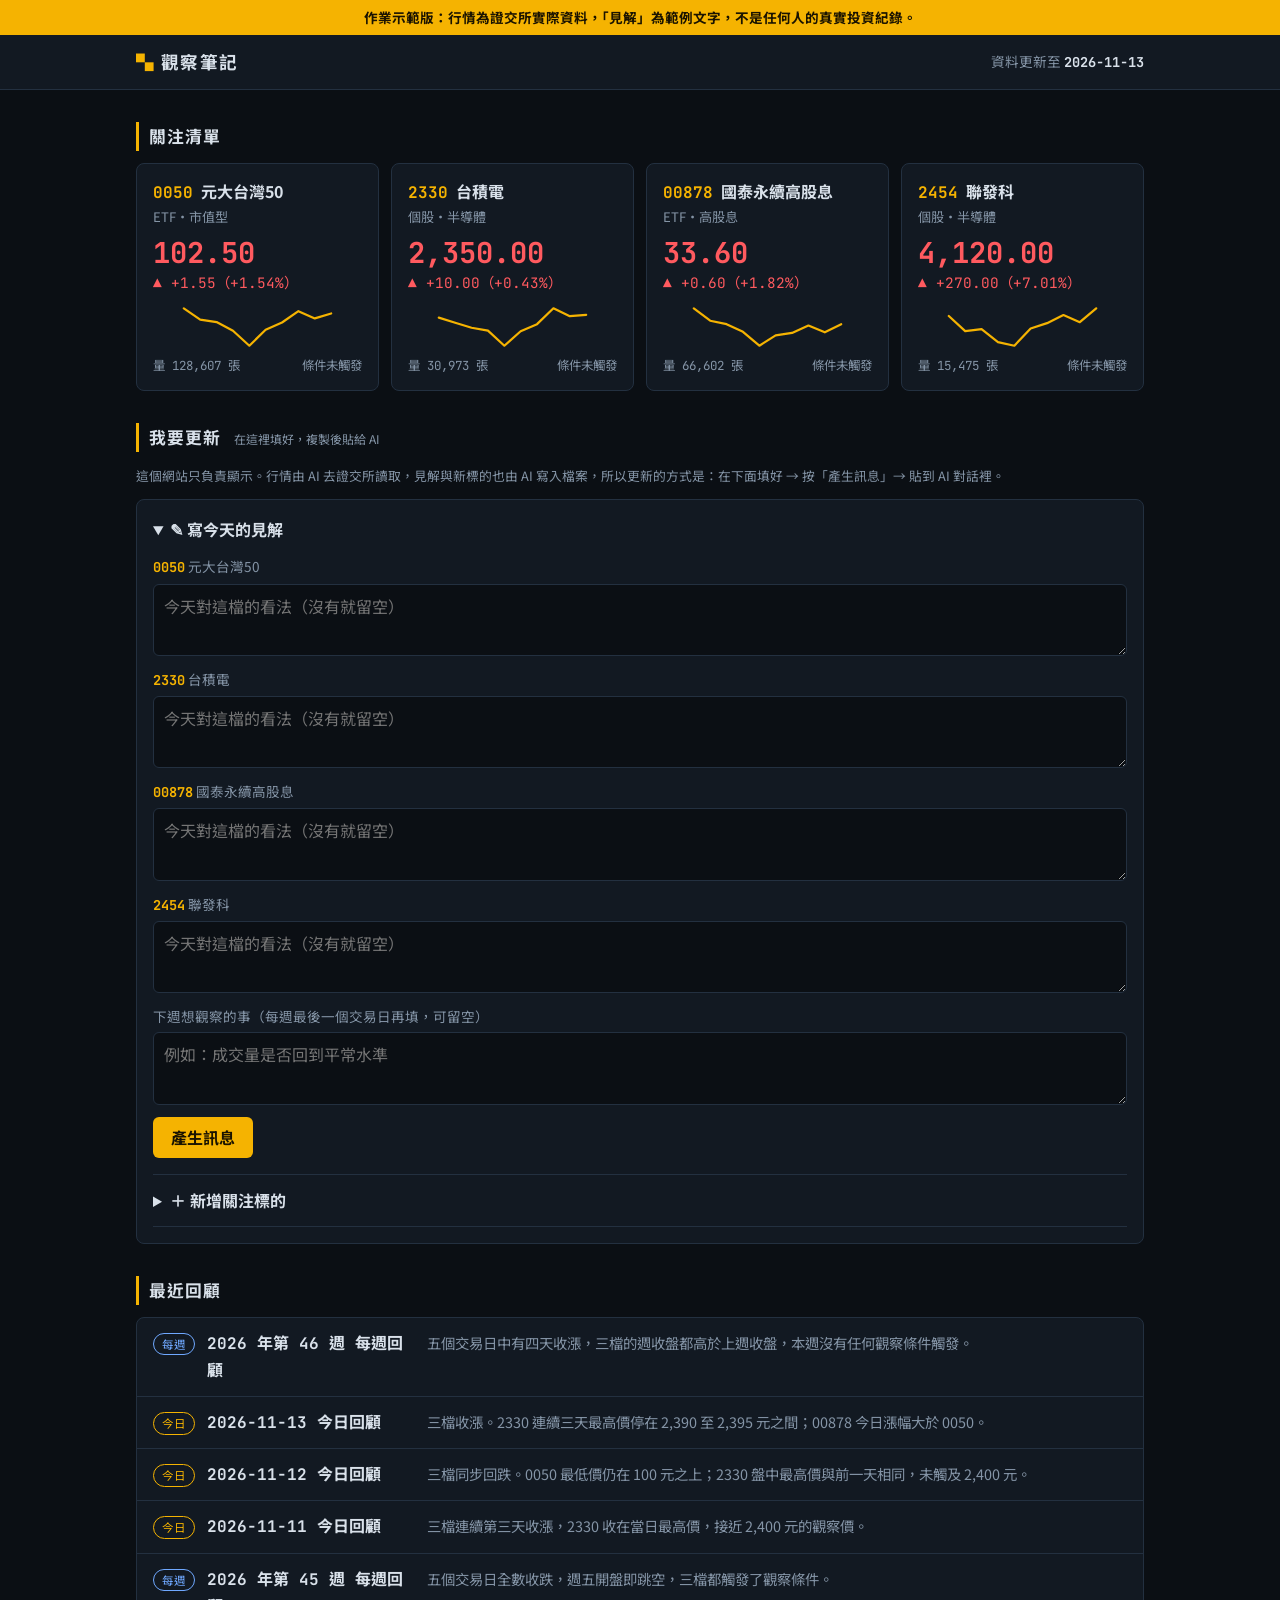
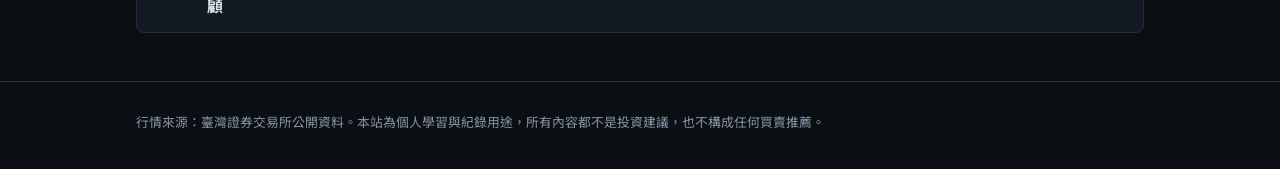
<file: index.html>
<!DOCTYPE html>
<html lang="zh-Hant">
<head>
  <meta charset="UTF-8">
  <meta name="viewport" content="width=device-width, initial-scale=1">
  <title>觀察筆記｜ETF 與個股的每日回顧</title>
  <meta name="description" content="每天記錄關注標的的行情與自己的見解，整理成今日回顧與每週回顧。非投資建議。">
  <link rel="preconnect" href="https://fonts.googleapis.com">
  <link href="https://fonts.googleapis.com/css2?family=JetBrains+Mono:wght@400;700&family=Noto+Sans+TC:wght@400;700&display=swap" rel="stylesheet">
  <link rel="stylesheet" href="assets/style.css">
</head>
<body data-page="home">
  <main>
    <noscript><p class="error">這個網站需要 JavaScript 才能顯示行情與回顧。</p></noscript>
  </main>
  <script src="assets/app.js"></script>
  <script src="data/manifest.js"></script>
</body>
</html>
</file>
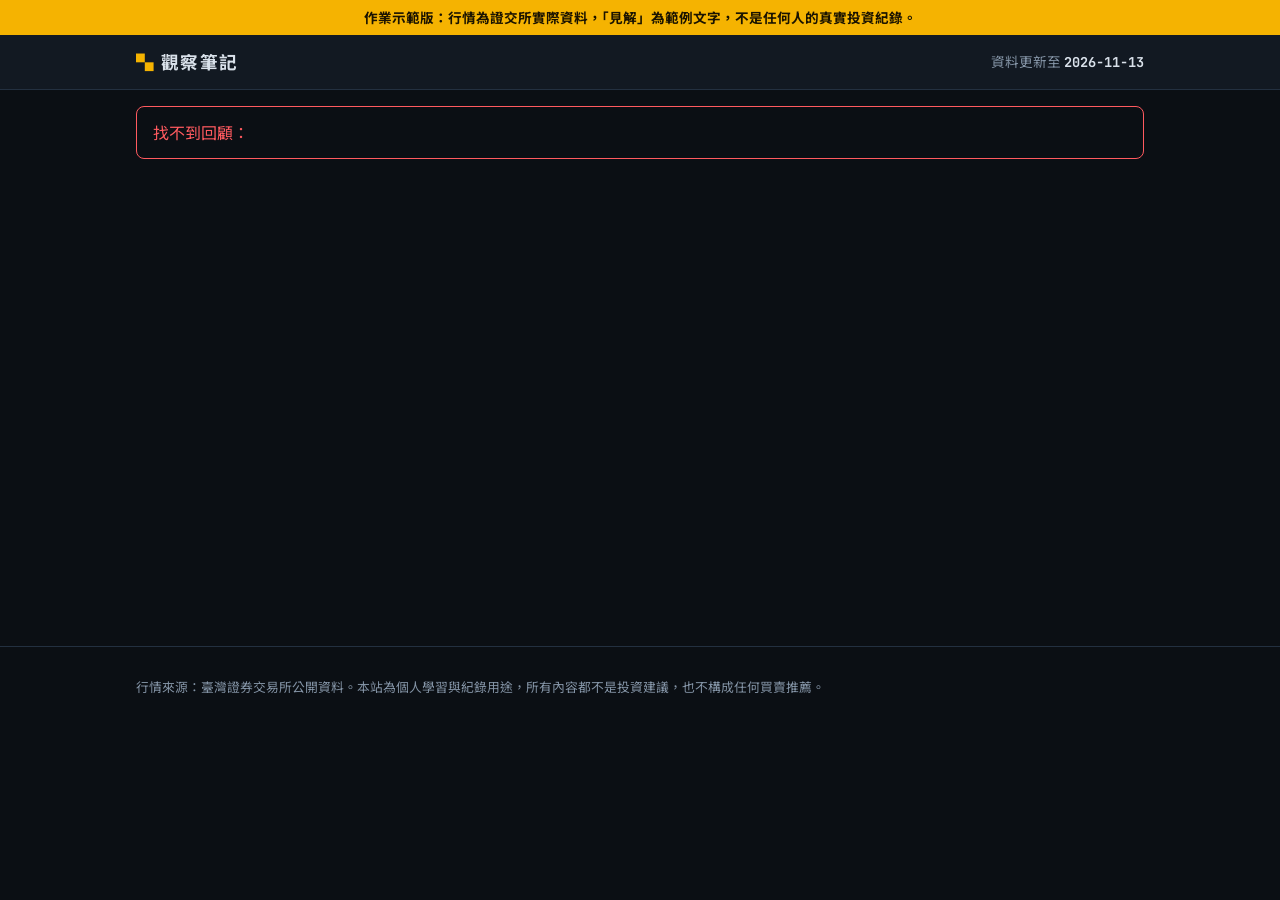
<file: review.html>
<!DOCTYPE html>
<html lang="zh-Hant">
<head>
  <meta charset="UTF-8">
  <meta name="viewport" content="width=device-width, initial-scale=1">
  <title>回顧｜觀察筆記</title>
  <link rel="preconnect" href="https://fonts.googleapis.com">
  <link href="https://fonts.googleapis.com/css2?family=JetBrains+Mono:wght@400;700&family=Noto+Sans+TC:wght@400;700&display=swap" rel="stylesheet">
  <link rel="stylesheet" href="assets/style.css">
</head>
<!-- 所有回顧共用這一頁，用網址參數決定顯示哪一篇：review.html?id=2026-11-13 或 review.html?id=2026-w46 -->
<body data-page="review">
  <main>
    <noscript><p class="error">這個網站需要 JavaScript 才能顯示行情與回顧。</p></noscript>
  </main>
  <script src="assets/app.js"></script>
  <script src="data/manifest.js"></script>
</body>
</html>
</file>
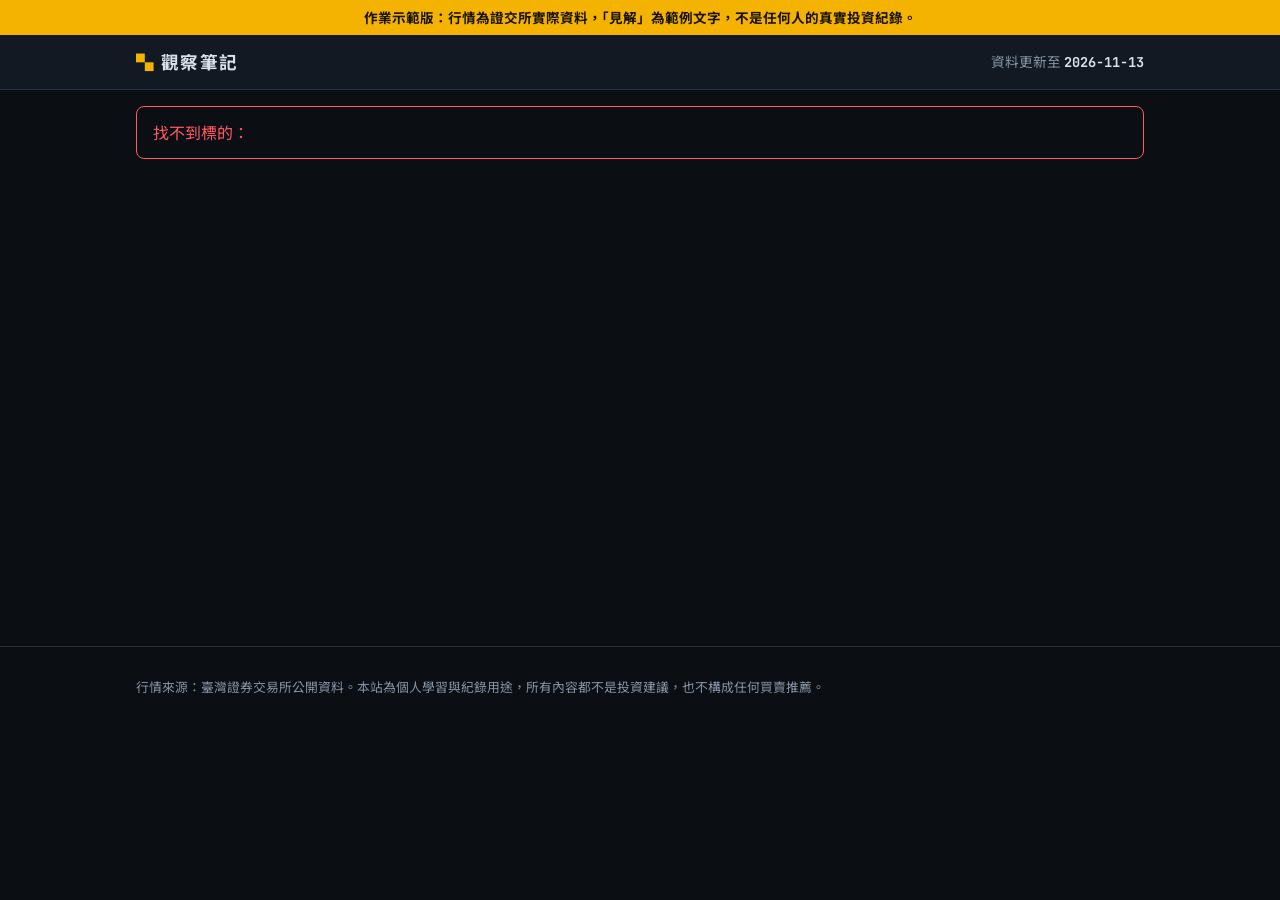
<file: stock.html>
<!DOCTYPE html>
<html lang="zh-Hant">
<head>
  <meta charset="UTF-8">
  <meta name="viewport" content="width=device-width, initial-scale=1">
  <title>標的｜觀察筆記</title>
  <link rel="preconnect" href="https://fonts.googleapis.com">
  <link href="https://fonts.googleapis.com/css2?family=JetBrains+Mono:wght@400;700&family=Noto+Sans+TC:wght@400;700&display=swap" rel="stylesheet">
  <link rel="stylesheet" href="assets/style.css">
</head>
<!-- 所有標的共用這一頁，用網址參數決定顯示哪一檔：stock.html?code=0050 -->
<body data-page="stock">
  <main>
    <noscript><p class="error">這個網站需要 JavaScript 才能顯示行情與回顧。</p></noscript>
  </main>
  <script src="assets/app.js"></script>
  <script src="data/manifest.js"></script>
</body>
</html>
</file>
<file: assets/style.css>
/* 全站唯一樣式表：深色看盤風。色票與字體請勿更改（見 CLAUDE.md 第三節）。 */
:root {
  --bg: #0B0F14;        /* 頁面底色 */
  --panel: #121922;     /* 面板、卡片 */
  --panel-2: #18212C;   /* 表頭、滑過 */
  --line: #233040;      /* 框線、格線 */
  --text: #D9E1EA;
  --muted: #8494A6;
  --accent: #F5B301;    /* 琥珀：品牌、重點、連結 */
  --up: #FF5A5F;        /* 漲：紅（台股慣例） */
  --down: #2FCB7A;      /* 跌：綠 */
  --flat: #B8C2CE;
  --mono: "JetBrains Mono", "Noto Sans TC", monospace;
  --sans: "Noto Sans TC", sans-serif;
  --radius: 8px;
}

* { box-sizing: border-box; }
html { background: var(--bg); color-scheme: dark; }
body {
  margin: 0;
  background: var(--bg);
  color: var(--text);
  font-family: var(--sans);
  font-size: 16px;
  line-height: 1.7;
}
a { color: var(--accent); }
.wrap, main { max-width: 1040px; margin: 0 auto; padding: 0 16px; }
main { padding-bottom: 48px; min-height: 60vh; }

.up { color: var(--up); }
.down { color: var(--down); }
.flat { color: var(--flat); }
.muted { color: var(--muted); }
.small { font-size: 0.8rem; }
.error { padding: 12px 16px; border: 1px solid var(--up); border-radius: var(--radius); color: var(--up); }

/* 橫幅、頁首、頁尾 */
.banner {
  padding: 6px 16px;
  background: var(--accent);
  color: #1A1300;
  font-size: 0.85rem;
  font-weight: 700;
  text-align: center;
}
.top { border-bottom: 1px solid var(--line); background: var(--panel); }
.top .wrap { display: flex; align-items: center; justify-content: space-between; gap: 12px; padding-top: 12px; padding-bottom: 12px; }
.brand { color: var(--text); text-decoration: none; font-weight: 700; font-size: 1.1rem; letter-spacing: 0.08em; }
.brand .mark { color: var(--accent); }
.fresh { color: var(--muted); font-size: 0.85rem; }
.fresh b { color: var(--text); font-family: var(--mono); }
.foot { border-top: 1px solid var(--line); color: var(--muted); font-size: 0.8rem; }
.foot .wrap { padding-top: 16px; padding-bottom: 24px; }

/* 區塊標題 */
section { margin-top: 32px; }
h1 { margin: 6px 0; font-size: clamp(1.5rem, 5vw, 2rem); line-height: 1.3; text-wrap: balance; }
h2 {
  margin: 0 0 12px;
  padding-left: 10px;
  border-left: 3px solid var(--accent);
  font-size: 1.05rem;
  letter-spacing: 0.06em;
}
h2 small { margin-left: 8px; color: var(--muted); font-size: 0.75rem; font-weight: 400; letter-spacing: 0; }

/* 面板與表格 */
.panel { background: var(--panel); border: 1px solid var(--line); border-radius: var(--radius); }
.panel.scroll { overflow-x: auto; }
table { width: 100%; border-collapse: collapse; font-size: 0.9rem; }
th, td { padding: 9px 12px; border-bottom: 1px solid var(--line); text-align: left; white-space: nowrap; }
th { background: var(--panel-2); color: var(--muted); font-size: 0.78rem; font-weight: 400; }
tr:last-child td { border-bottom: 0; }
table.numeric td, table.numeric th { text-align: right; font-family: var(--mono); font-variant-numeric: tabular-nums; }
table.numeric td:first-child, table.numeric th:first-child { text-align: left; font-family: var(--sans); }

.code { font-family: var(--mono); font-weight: 700; color: var(--accent); text-decoration: none; }
.code.big { font-size: 1rem; }
.kind { color: var(--muted); font-size: 0.82rem; }

/* 標籤 */
.chip {
  display: inline-block;
  padding: 1px 8px;
  border: 1px solid var(--line);
  border-radius: 999px;
  font-size: 0.72rem;
  line-height: 1.6;
  white-space: nowrap;
}
.chip.daily { border-color: var(--accent); color: var(--accent); }
.chip.weekly { border-color: #6FA8FF; color: #6FA8FF; }
.chip.hit { border-color: var(--accent); background: var(--accent); color: #1A1300; font-weight: 700; }
.chip.miss, .chip.na, .chip.v-na { color: var(--muted); }
.chip.v-ok { border-color: #6FA8FF; color: #6FA8FF; }
.chip.v-no { border-color: var(--accent); color: var(--accent); }

/* 首頁：關注清單卡片 */
.cards { display: grid; grid-template-columns: repeat(auto-fill, minmax(230px, 1fr)); gap: 12px; }
.card {
  display: block;
  padding: 14px 16px;
  background: var(--panel);
  border: 1px solid var(--line);
  border-radius: var(--radius);
  color: var(--text);
  text-decoration: none;
  transition: border-color 0.15s, transform 0.15s;
}
.card:hover, .card:focus-visible { border-color: var(--accent); transform: translateY(-2px); outline: none; }
.card-top { display: flex; align-items: baseline; gap: 8px; }
.card-top .name { font-weight: 700; }
.px { margin-top: 8px; font-family: var(--mono); font-size: 1.8rem; font-weight: 700; line-height: 1.2; font-variant-numeric: tabular-nums; }
.chg { font-family: var(--mono); font-size: 0.9rem; font-variant-numeric: tabular-nums; }
.spark { display: block; width: 100%; height: 44px; margin: 10px 0 6px; }
.spark polyline { fill: none; stroke: var(--accent); stroke-width: 2; stroke-linejoin: round; stroke-linecap: round; }
.card-foot { display: flex; justify-content: space-between; align-items: center; gap: 8px; font-size: 0.78rem; color: var(--muted); font-family: var(--mono); }

/* 首頁：回顧列表 */
.rv-list { margin: 0; padding: 0; list-style: none; border: 1px solid var(--line); border-radius: var(--radius); background: var(--panel); }
.rv-list li + li { border-top: 1px solid var(--line); }
.rv-list a { display: grid; grid-template-columns: auto 13em 1fr; gap: 12px; align-items: baseline; padding: 12px 16px; color: var(--text); text-decoration: none; }
.rv-list a:hover { background: var(--panel-2); }
.rv-title { font-family: var(--mono); font-weight: 700; }
.rv-sum { color: var(--muted); font-size: 0.9rem; }

/* 標的頁、回顧頁的頁首 */
.hero { display: flex; justify-content: space-between; align-items: flex-end; gap: 24px; flex-wrap: wrap; }
.hero .why, .hero .lead { margin: 10px 0 0; max-width: 40em; }
.hero .lead { font-size: 1.05rem; }
.quote { text-align: right; }
.quote .px { font-size: 2.4rem; }

.stats { display: grid; grid-template-columns: repeat(auto-fit, minmax(150px, 1fr)); gap: 12px; }
.stats div { padding: 12px 14px; background: var(--panel); border: 1px solid var(--line); border-radius: var(--radius); }
.stats span { display: block; color: var(--muted); font-size: 0.78rem; }
.stats b { font-family: var(--mono); font-size: 1.2rem; font-variant-numeric: tabular-nums; }
.stats i { margin-left: 6px; color: var(--muted); font-style: normal; font-size: 0.78rem; font-family: var(--mono); }

/* 圖表 */
#chart { padding: 12px; }
#chart svg { display: block; width: 100%; height: auto; }
.chart-bar { display: flex; justify-content: space-between; align-items: center; gap: 12px; flex-wrap: wrap; margin-bottom: 8px; }
.readout { font-family: var(--mono); font-size: 0.8rem; color: var(--muted); font-variant-numeric: tabular-nums; }
.readout b { color: var(--text); }
.seg { display: inline-flex; border: 1px solid var(--line); border-radius: 6px; overflow: hidden; }
.seg button { padding: 4px 14px; border: 0; background: transparent; color: var(--muted); font: inherit; font-size: 0.85rem; cursor: pointer; }
.seg button.on { background: var(--accent); color: #1A1300; font-weight: 700; }
.seg button:focus-visible { outline: 2px solid var(--accent); outline-offset: -2px; }
svg .grid { stroke: var(--line); stroke-width: 1; }
svg .axis { fill: var(--muted); font-family: var(--mono); font-size: 11px; }
svg .line { fill: none; stroke: var(--accent); stroke-width: 2; stroke-linejoin: round; }
svg .dot { stroke: var(--bg); stroke-width: 1.5; }
svg .dot.up, svg .body.up, svg .vol.up { fill: var(--up); }
svg .dot.down, svg .body.down, svg .vol.down { fill: var(--down); }
svg .dot.flat, svg .vol.flat { fill: var(--flat); }
svg .wick.up { stroke: var(--up); }
svg .wick.down { stroke: var(--down); }
svg .wick { stroke-width: 1.5; }
svg .vol { opacity: 0.75; }
svg .hit { fill: transparent; cursor: crosshair; }
svg .hit:hover { fill: rgba(245, 179, 1, 0.08); }

/* 見解、對照、待追蹤 */
.notes, .timeline, .todos, .plain { margin: 0; padding: 0; list-style: none; }
.notes li, .timeline li, .cmp {
  padding: 12px 16px;
  background: var(--panel);
  border: 1px solid var(--line);
  border-left: 3px solid var(--accent);
  border-radius: var(--radius);
}
.notes li + li, .timeline li + li, .cmp + .cmp { margin-top: 10px; }
.notes p, .timeline p, .cmp p { margin: 4px 0 0; }
.timeline a { color: var(--text); text-decoration: none; font-family: var(--mono); font-size: 0.85rem; }
.timeline a:hover { color: var(--accent); }
.who { font-size: 0.9rem; }
.cmp-grid { display: grid; grid-template-columns: 1fr 1fr; gap: 16px; margin-top: 8px; }
.cmp-grid span { color: var(--muted); font-size: 0.78rem; }
.todos li { display: flex; gap: 10px; padding: 10px 0; border-bottom: 1px solid var(--line); }
.todos .box { flex: none; width: 20px; height: 20px; margin-top: 3px; border: 1.5px solid var(--muted); border-radius: 4px; color: var(--down); font-size: 0.8rem; line-height: 18px; text-align: center; }
.todos small { display: block; color: var(--muted); font-size: 0.78rem; }
.todos li.done > div { color: var(--muted); }
.todos li.done .box { border-color: var(--down); }
.plain li { padding: 6px 0 6px 18px; position: relative; }
.plain li::before { content: "›"; position: absolute; left: 4px; color: var(--accent); }

/* 首頁：更新入口 */
.composer { padding: 4px 16px 16px; background: var(--panel); border: 1px solid var(--line); border-radius: var(--radius); }
.composer details { border-bottom: 1px solid var(--line); }
.composer summary { padding: 12px 0; font-weight: 700; cursor: pointer; }
.composer summary:hover { color: var(--accent); }
.form { display: grid; gap: 12px; padding-bottom: 16px; }
.field { display: grid; gap: 4px; }
.field > span { color: var(--muted); font-size: 0.85rem; }
.field textarea, .field input {
  width: 100%;
  padding: 8px 10px;
  background: var(--bg);
  border: 1px solid var(--line);
  border-radius: 6px;
  color: var(--text);
  font: inherit;
  resize: vertical;
}
.field textarea:focus, .field input:focus { outline: 2px solid var(--accent); outline-offset: -1px; }
.field textarea[readonly] { font-family: var(--mono); font-size: 0.85rem; }
.btn {
  justify-self: start;
  padding: 7px 18px;
  border: 0;
  border-radius: 6px;
  background: var(--accent);
  color: #1A1300;
  font: inherit;
  font-weight: 700;
  cursor: pointer;
}
.btn:hover { filter: brightness(1.1); }
.btn:focus-visible { outline: 2px solid var(--text); outline-offset: 2px; }
.out { padding-top: 16px; }
.out .field { margin-bottom: 10px; }
.is-hidden { display: none; }

.pager { display: flex; justify-content: space-between; gap: 12px; margin-top: 40px; font-size: 0.9rem; }

@media (max-width: 640px) {
  .rv-list a { grid-template-columns: auto 1fr; }
  .rv-sum { grid-column: 1 / -1; }
  .cmp-grid { grid-template-columns: 1fr; }
  .quote { text-align: left; }
  .fresh { font-size: 0.75rem; }
}
</file>
